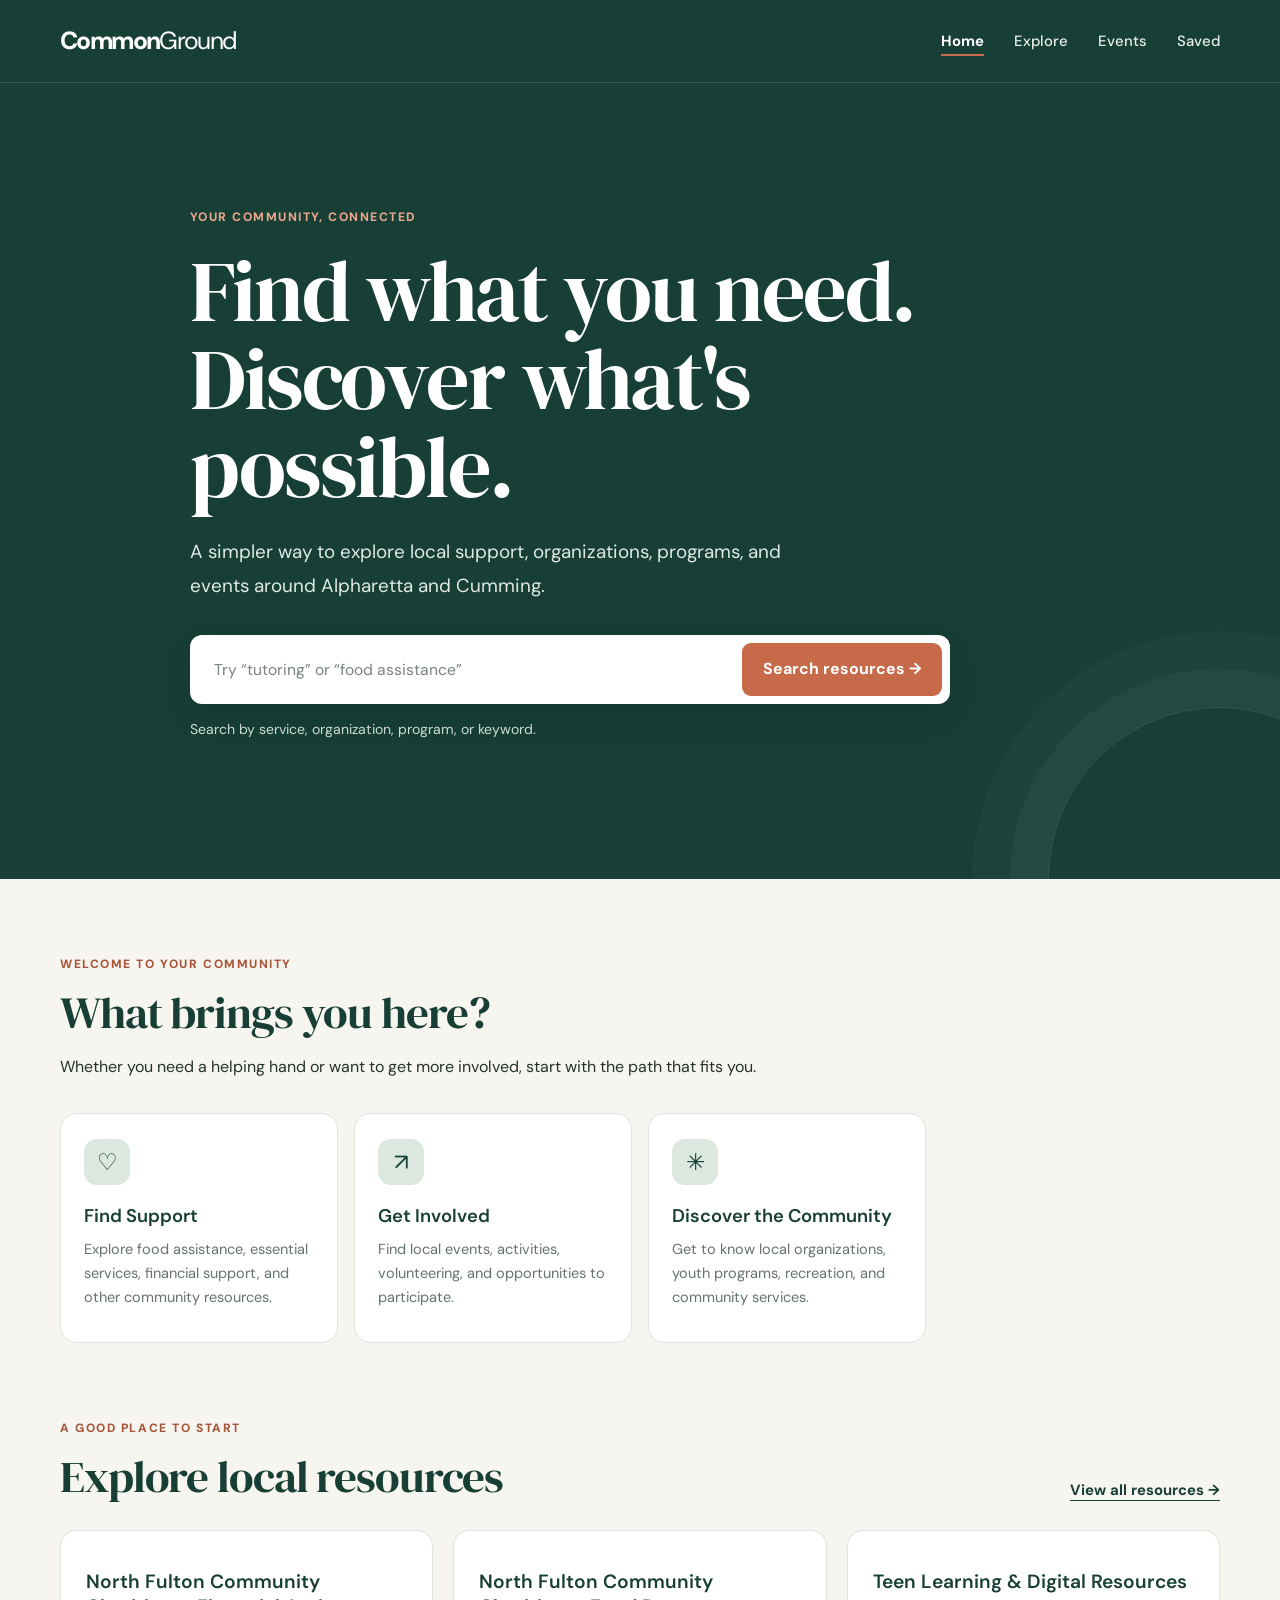
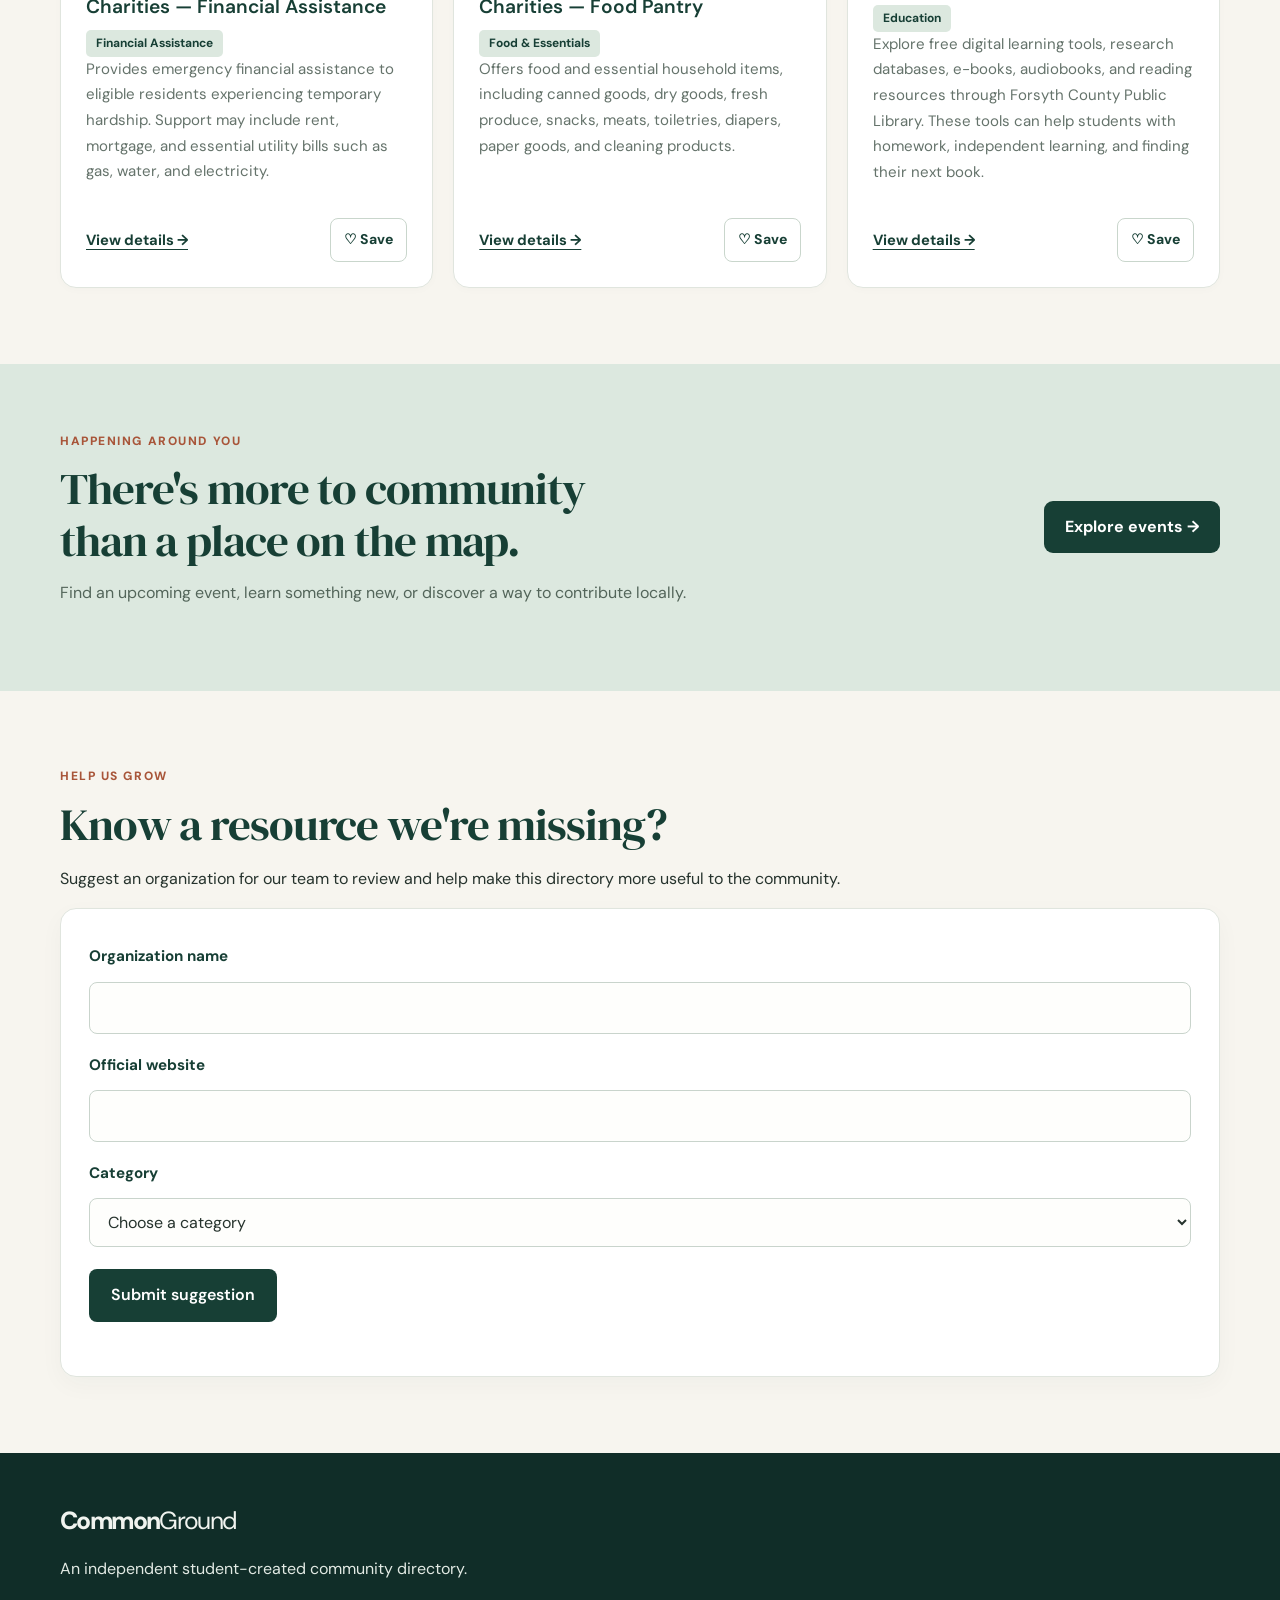
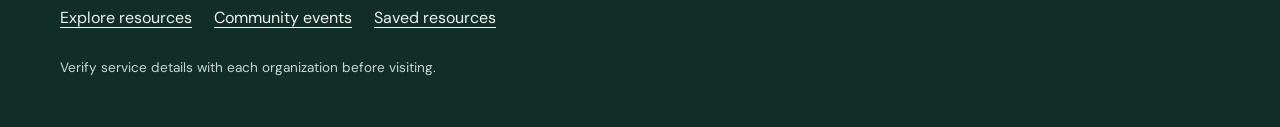
<file: index.html>
<!DOCTYPE html>
<html lang="en">
<head>
  <meta charset="UTF-8">
  <meta name="viewport" content="width=device-width, initial-scale=1.0">
  <meta name="description" content="Find community services, local organizations, programs, and events around Alpharetta and Cumming, Georgia.">
  <title>CommonGround | Your Community, Connected</title>
  <link rel="stylesheet" href="style.css">
  <script src="data.js" defer></script>
  <script src="app.js" defer></script>
</head>
<body>
  <a class="skip-link" href="#main">Skip to main content</a>

  <header class="site-header">
    <nav class="container nav" aria-label="Main navigation">
      <a class="brand" href="index.html">Common<span>Ground</span></a>
      <div class="nav-links">
        <a href="index.html" aria-current="page">Home</a>
        <a href="resources.html">Explore</a>
        <a href="events.html">Events</a>
        <a href="saved.html">Saved</a>
      </div>
    </nav>
  </header>

  <main id="main">
    <section class="hero">
      <div class="container hero-content">
        <p class="eyebrow">YOUR COMMUNITY, CONNECTED</p>
        <h1>Find what you need.<br>Discover what's possible.</h1>
        <p class="hero-description">
          A simpler way to explore local support, organizations,
          programs, and events around Alpharetta and Cumming.
        </p>

        <form id="home-search" class="search-form" role="search">
          <label class="sr-only" for="home-query">
            Search community resources
          </label>
          <input
            id="home-query"
            type="search"
            placeholder="Try “tutoring” or “food assistance”"
          >
          <button type="submit">Search resources →</button>
        </form>

        <p class="search-hint">
          Search by service, organization, program, or keyword.
        </p>
      </div>
    </section>

    <section class="section container">
      <p class="eyebrow">WELCOME TO YOUR COMMUNITY</p>
      <h2>What brings you here?</h2>
      <p>
        Whether you need a helping hand or want to get more involved,
        start with the path that fits you.
      </p>

      <div class="category-grid">
        <a class="category-card" href="resources.html?category=Food%20%26%20Essentials">
          <span class="category-icon" aria-hidden="true">♡</span>
          <h3>Find Support</h3>
          <p>
            Explore food assistance, essential services, financial
            support, and other community resources.
          </p>
        </a>

        <a class="category-card" href="events.html">
          <span class="category-icon" aria-hidden="true">↗</span>
          <h3>Get Involved</h3>
          <p>
            Find local events, activities, volunteering, and
            opportunities to participate.
          </p>
        </a>

        <a class="category-card" href="resources.html">
          <span class="category-icon" aria-hidden="true">✳</span>
          <h3>Discover the Community</h3>
          <p>
            Get to know local organizations, youth programs,
            recreation, and community services.
          </p>
        </a>
      </div>

      <div class="section-heading">
        <div>
          <p class="eyebrow">A GOOD PLACE TO START</p>
          <h2>Explore local resources</h2>
        </div>
        <a href="resources.html">View all resources →</a>
      </div>

      <div id="featured-resources" class="resource-grid"></div>
    </section>

    <section class="community-banner">
      <div class="container banner-content">
        <div>
          <p class="eyebrow">HAPPENING AROUND YOU</p>
          <h2>There's more to community than a place on the map.</h2>
          <p>
            Find an upcoming event, learn something new, or discover
            a way to contribute locally.
          </p>
        </div>
        <a class="button button-light" href="events.html">
          Explore events →
        </a>
      </div>
    </section>

    <section class="section container">
      <p class="eyebrow">HELP US GROW</p>
      <h2>Know a resource we're missing?</h2>
      <p>
        Suggest an organization for our team to review and help make
        this directory more useful to the community.
      </p>

      <form id="suggest-form" class="suggest-form">
        <label for="suggest-name">Organization name</label>
        <input
          id="suggest-name"
          name="name"
          required
          maxlength="120"
        >

        <label for="suggest-url">Official website</label>
        <input
          id="suggest-url"
          name="url"
          type="url"
          required
        >

        <label for="suggest-category">Category</label>
        <select id="suggest-category" name="category" required>
          <option value="">Choose a category</option>
          <option>Education</option>
          <option>Food & Essentials</option>
          <option>Recreation</option>
          <option>Volunteering</option>
        </select>

        <button class="button" type="submit">Submit suggestion</button>
        <p id="suggest-feedback" role="status"></p>
      </form>
    </section>
  </main>

  <footer class="site-footer">
    <div class="container footer-content">
      <a class="brand brand-footer" href="index.html">Common<span>Ground</span></a>
      <p>An independent student-created community directory.</p>
      <div>
        <a href="resources.html">Explore resources</a>
        <a href="events.html">Community events</a>
        <a href="saved.html">Saved resources</a>
      </div>
      <p class="footer-note">
        Verify service details with each organization before visiting.
      </p>
    </div>
  </footer>
</body>
</html>
</file>
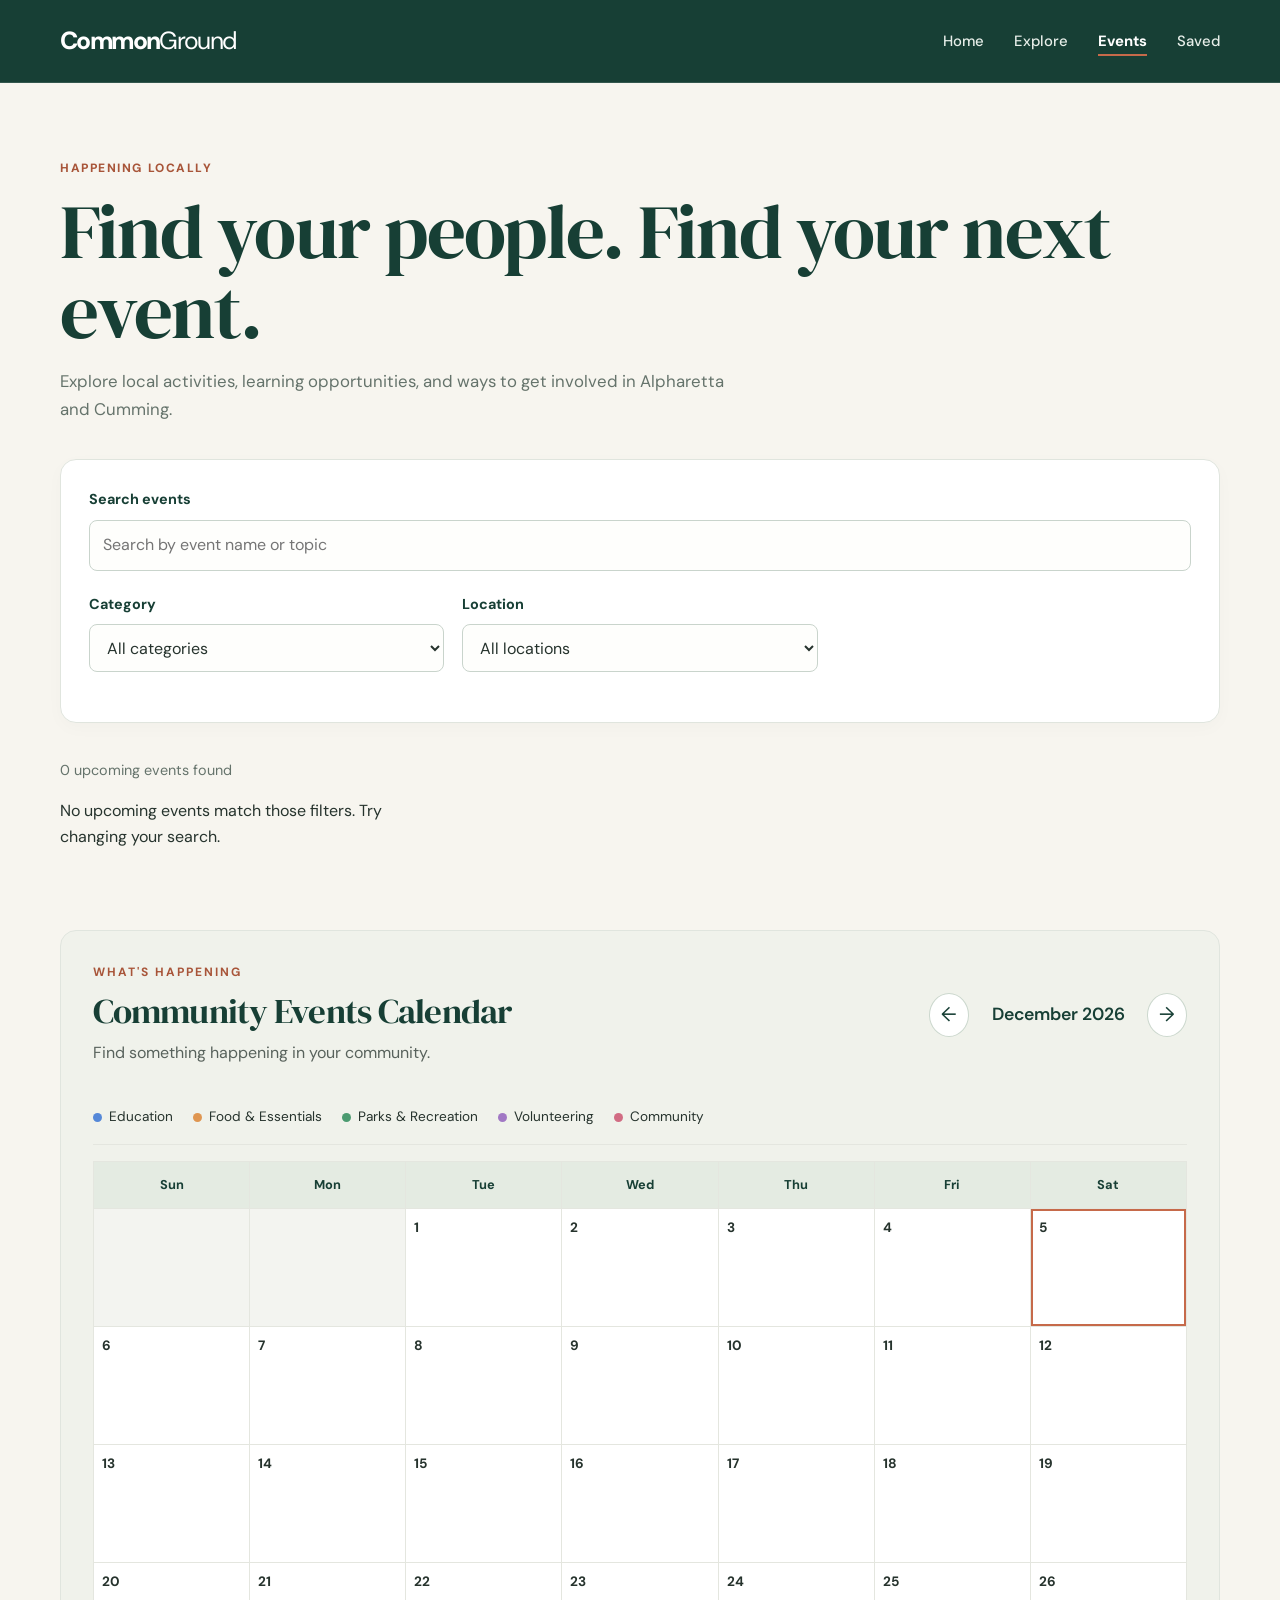
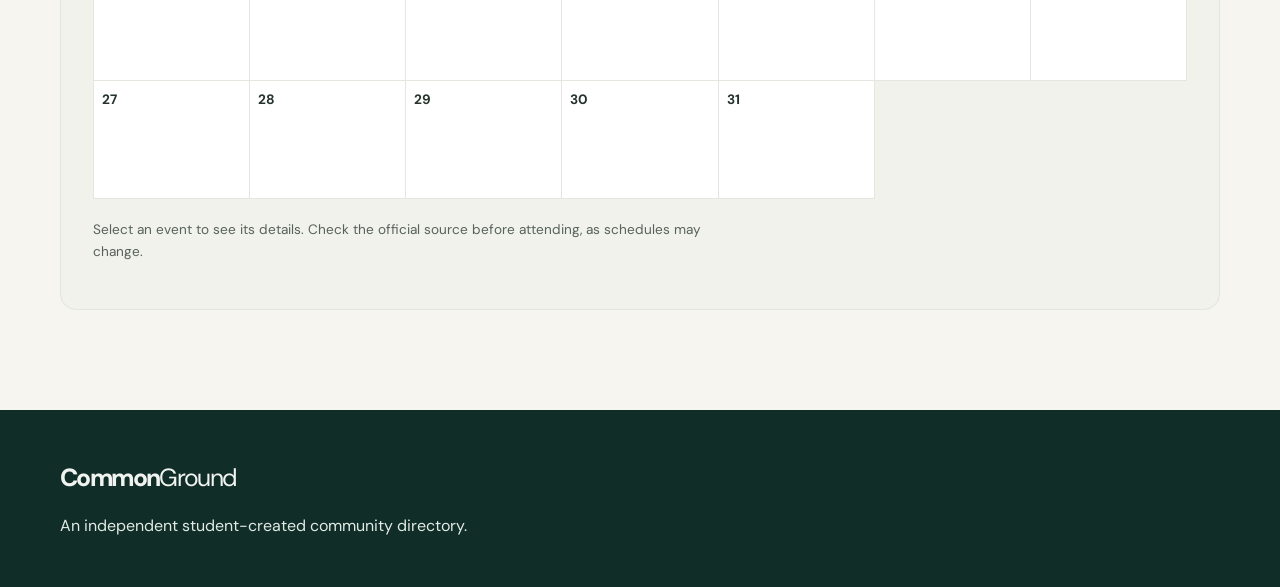
<file: events.html>
<!DOCTYPE html>
<html lang="en">
<head>
  <meta charset="UTF-8">
  <meta name="viewport" content="width=device-width, initial-scale=1.0">
  <title>Community Events | CommonGround</title>
  <link rel="stylesheet" href="style.css">
  <script src="data.js" defer></script>
  <script src="app.js" defer></script>
  <script src="events.js" defer></script>
</head>
<body>
  <a class="skip-link" href="#main">Skip to main content</a>

  <header class="site-header">
    <nav class="container nav" aria-label="Main navigation">
      <a class="brand" href="index.html">Common<span>Ground</span></a>
      <div class="nav-links">
        <a href="index.html">Home</a>
        <a href="resources.html">Explore</a>
        <a href="events.html" aria-current="page">Events</a>
        <a href="saved.html">Saved</a>
      </div>
    </nav>
  </header>

  <main id="main" class="container section">
    <p class="eyebrow">HAPPENING LOCALLY</p>
    <h1>Find your people. Find your next event.</h1>
    <p>Explore local activities, learning opportunities, and ways to get involved in Alpharetta and Cumming.</p>

    <section class="filter-panel" aria-label="Event filters">
      <label for="event-query">Search events</label>
      <input id="event-query" type="search"
        placeholder="Search by event name or topic">

      <div class="filter-grid">
        <div>
          <label for="event-category">Category</label>
          <select id="event-category">
            <option value="">All categories</option>
            <option value="Education">Education</option>
            <option value="Volunteering">Volunteering</option>
            <option value="Recreation">Recreation</option>
          </select>
        </div>

        <div>
          <label for="event-city">Location</label>
          <select id="event-city">
            <option value="">All locations</option>
            <option value="Cumming">Cumming</option>
            <option value="Alpharetta">Alpharetta</option>
          </select>
        </div>
      </div>
    </section>

    <p id="event-count" aria-live="polite"></p>
    <div id="event-results" class="resource-grid"></div>

    
    <section class="events-calendar" id="events-calendar">
      <div class="calendar-heading">
        <div>
          <p class="calendar-eyebrow">WHAT'S HAPPENING</p>
          <h2>Community Events Calendar</h2>
          <p class="calendar-subtitle">
            Find something happening in your community.
          </p>
        </div>
    
        <div class="calendar-navigation">
          <button type="button" id="calendar-prev" aria-label="Previous month">
            &#8592;
          </button>
          <h3 id="calendar-month" aria-live="polite"></h3>
          <button type="button" id="calendar-next" aria-label="Next month">
            &#8594;
          </button>
        </div>
      </div>
    
      <div class="calendar-legend" aria-label="Event categories">
        <span><i class="event-dot education"></i> Education</span>
        <span><i class="event-dot food"></i> Food &amp; Essentials</span>
        <span><i class="event-dot recreation"></i> Parks &amp; Recreation</span>
        <span><i class="event-dot volunteering"></i> Volunteering</span>
        <span><i class="event-dot community"></i> Community</span>
      </div>
    
      <div class="calendar-grid" id="calendar-grid">
        <!-- Calendar dates are generated by JavaScript -->
      </div>
    
      <p class="calendar-note">
        Select an event to see its details. Check the official source
        before attending, as schedules may change.
      </p>
    
      <div id="calendar-event-details"
           class="calendar-event-details"
           aria-live="polite"
           hidden>
      </div>
    </section>

  </main>

  <footer class="site-footer">
    <div class="container footer-content">
      <a class="brand brand-footer" href="index.html">Common<span>Ground</span></a>
      <p>An independent student-created community directory.</p>
    </div>
  </footer>
</body>
</html>
</file>
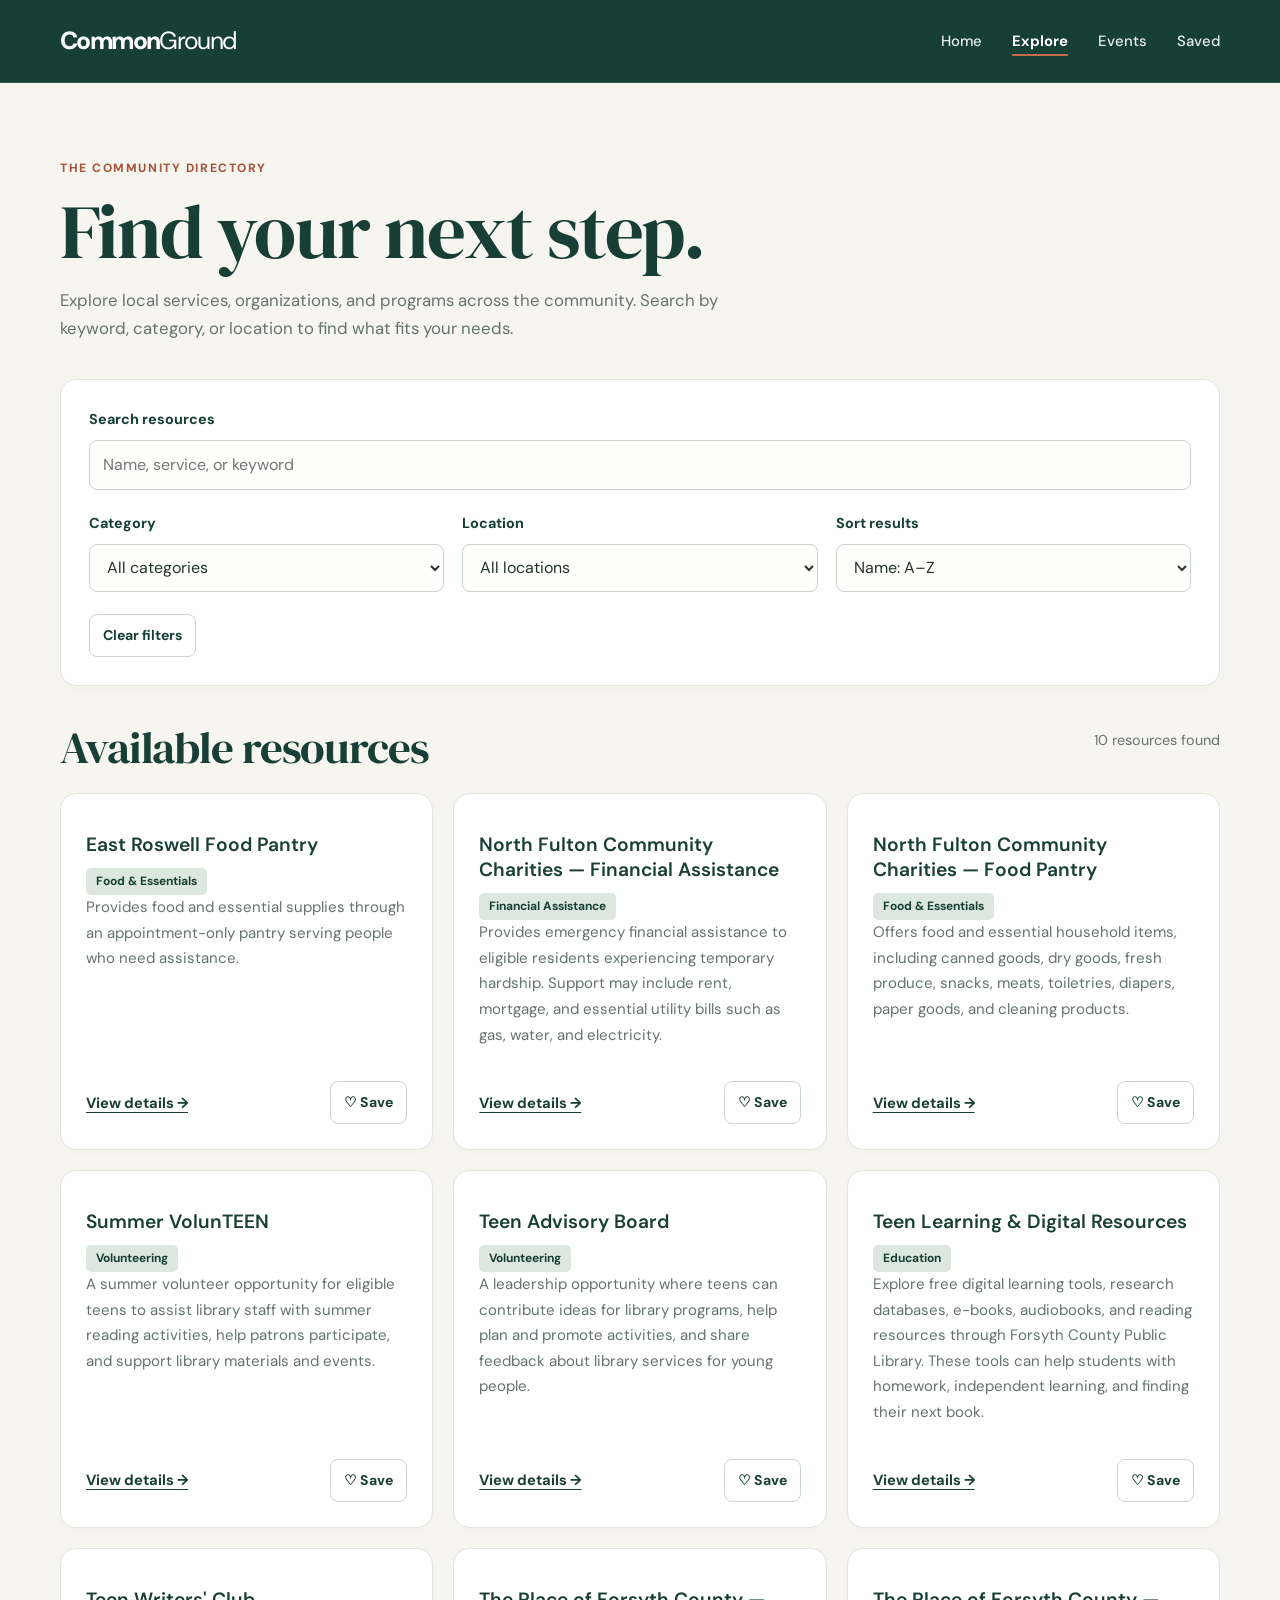
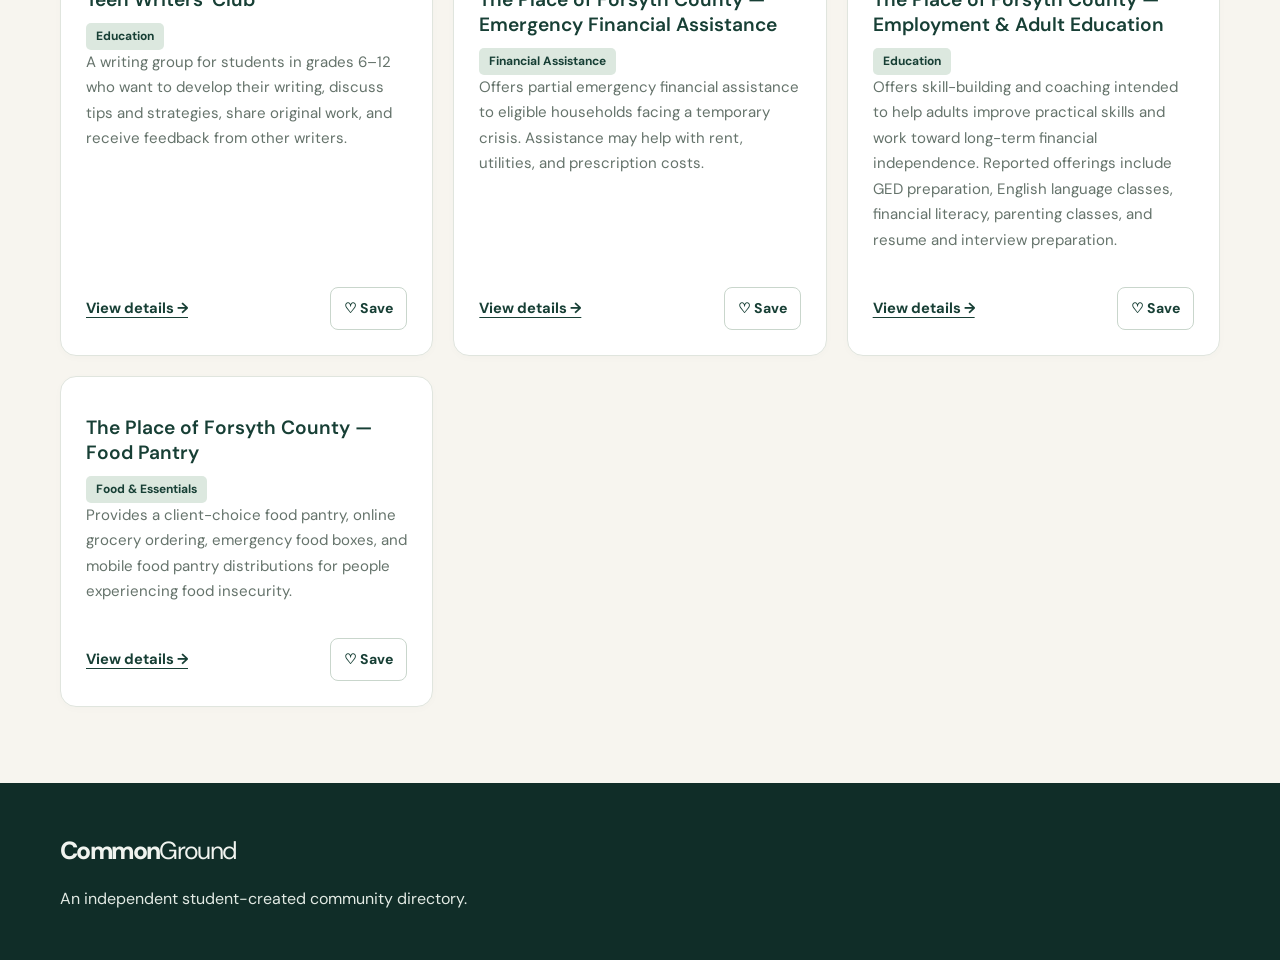
<file: resources.html>
<!DOCTYPE html>
<html lang="en">
<head>
  <meta charset="UTF-8">
  <meta name="viewport" content="width=device-width, initial-scale=1.0">
  <meta name="description" content="Search and filter community resources in the Cumming and Alpharetta area.">
  <title>Explore Resources | CommonGround</title>
  <link rel="stylesheet" href="style.css">
  <script src="data.js" defer></script>
  <script src="app.js" defer></script>
  <script src="resources.js" defer></script>
</head>
<body>
  <a class="skip-link" href="#main">Skip to main content</a>

  <header class="site-header">
    <nav class="container nav" aria-label="Main navigation">
      <a class="brand" href="index.html">Common<span>Ground</span></a>
      <div class="nav-links">
        <a href="index.html">Home</a>
        <a href="resources.html" aria-current="page">Explore</a>
        <a href="events.html">Events</a>
        <a href="saved.html">Saved</a>
      </div>
    </nav>
  </header>

  <main id="main" class="container section">
    <p class="eyebrow">THE COMMUNITY DIRECTORY</p>
    <h1>Find your next step.</h1>
    <p>Explore local services, organizations, and programs across the community. Search by keyword, category, or location to find what fits your needs.</p>
    
    
    <section id="resource-detail" hidden aria-live="polite"></section>
    
    <section class="filter-panel" aria-label="Search and filters">
      <label for="resource-query">Search resources</label>
      <input id="resource-query" type="search"
        placeholder="Name, service, or keyword">

      <div class="filter-grid">
        <div>
          <label for="category-filter">Category</label>
          <select id="category-filter">
            <option value="">All categories</option>
            <option value="Education">Education & Youth</option>
            <option value="Food & Essentials">Food & Essentials</option>
            <option value="Financial Assistance">Financial Assistance</option>
            <option value="Recreation">Parks & Recreation</option>
            <option value="Volunteering">Volunteering</option>
          </select>
        </div>

        <div>
          <label for="city-filter">Location</label>
          <select id="city-filter">
            <option value="">All locations</option>
            <option value="Cumming">Cumming</option>
            <option value="Alpharetta">Alpharetta</option>
            <option value="Roswell">Roswell</option>
          </select>
        </div>

        <div>
          <label for="sort-filter">Sort results</label>
          <select id="sort-filter">
            <option value="name">Name: A–Z</option>
            <option value="city">City</option>
            <option value="category">Category</option>
          </select>
        </div>
      </div>

      <button id="clear-filters" class="secondary-button" type="button">
        Clear filters
      </button>
    </section>

    <div class="results-heading">
      <h2>Available resources</h2>
      <p id="results-count" aria-live="polite"></p>
    </div>

    <div id="resource-results" class="resource-grid"></div>
  </main>

  <footer class="site-footer">
    <div class="container footer-content">
      <a class="brand brand-footer" href="index.html">Common<span>Ground</span></a>
      <p>An independent student-created community directory.</p>
    </div>
  </footer>
</body>
</html>
</file>
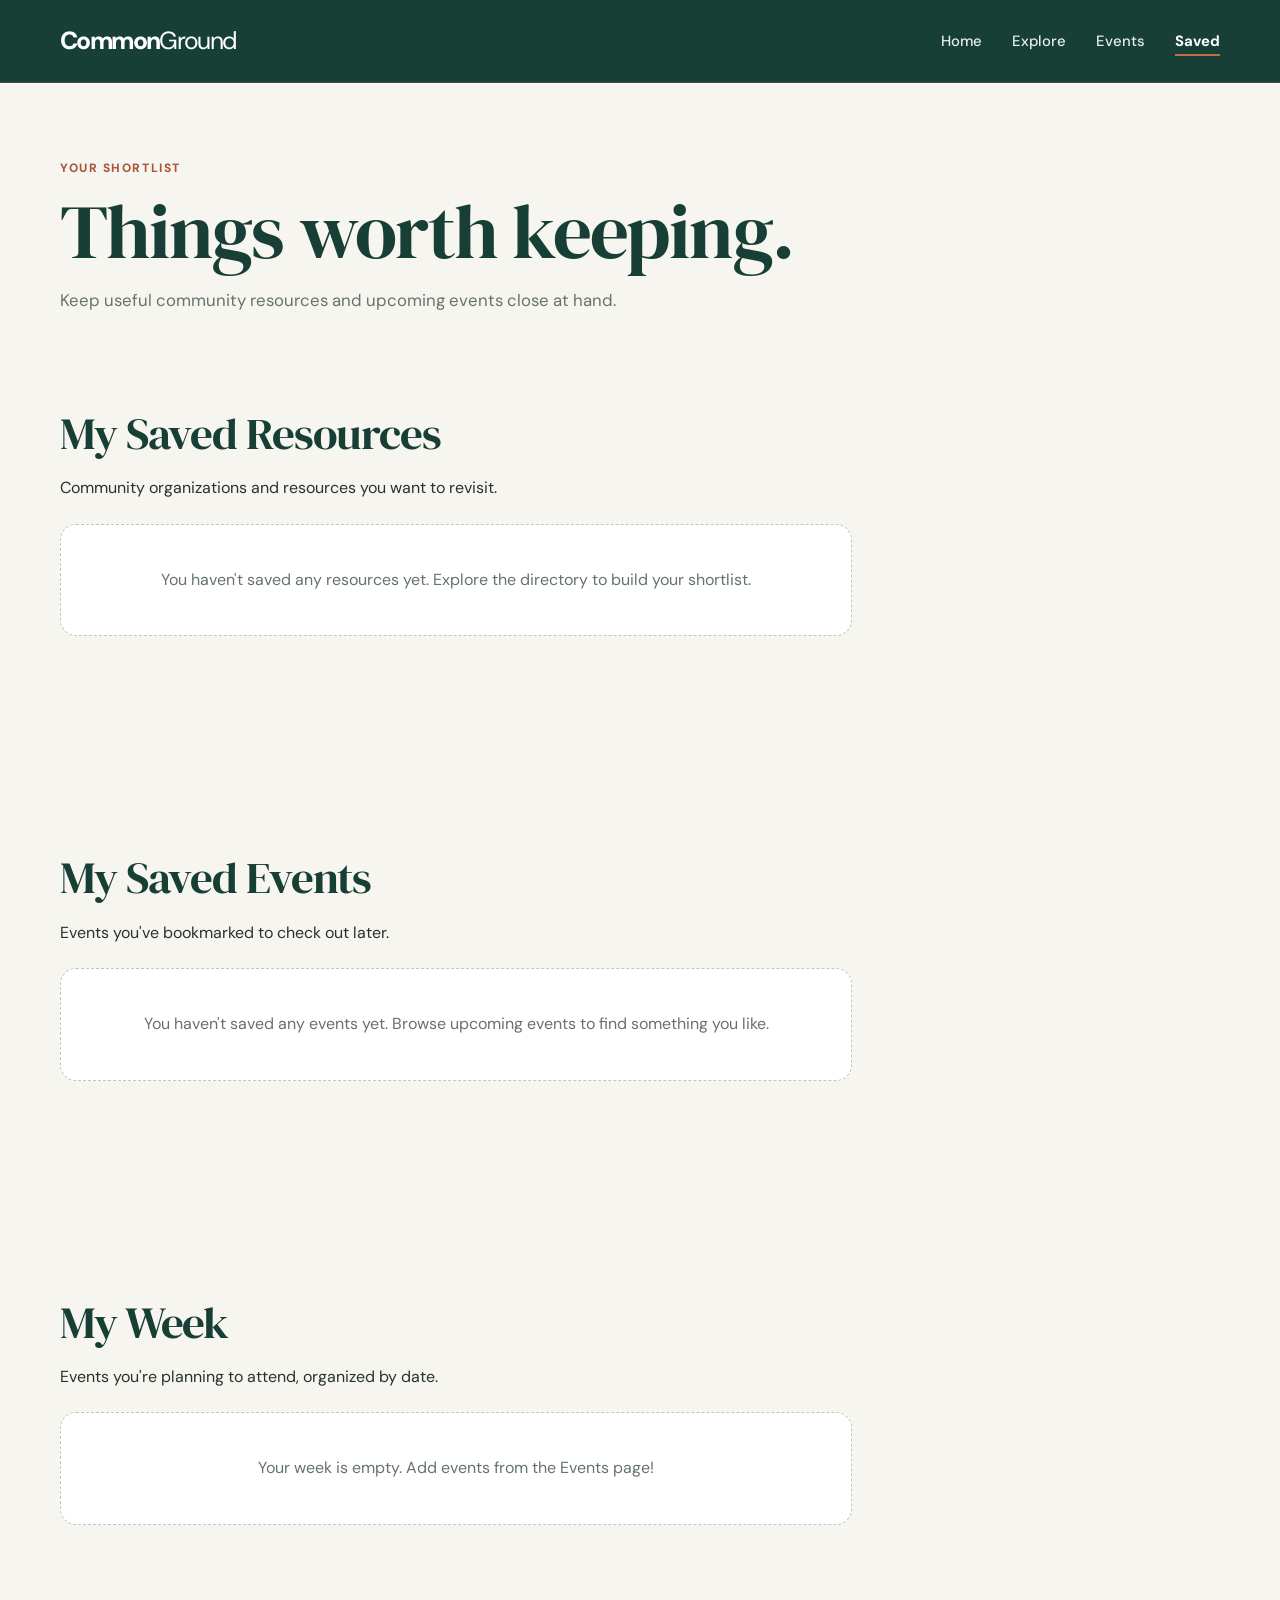
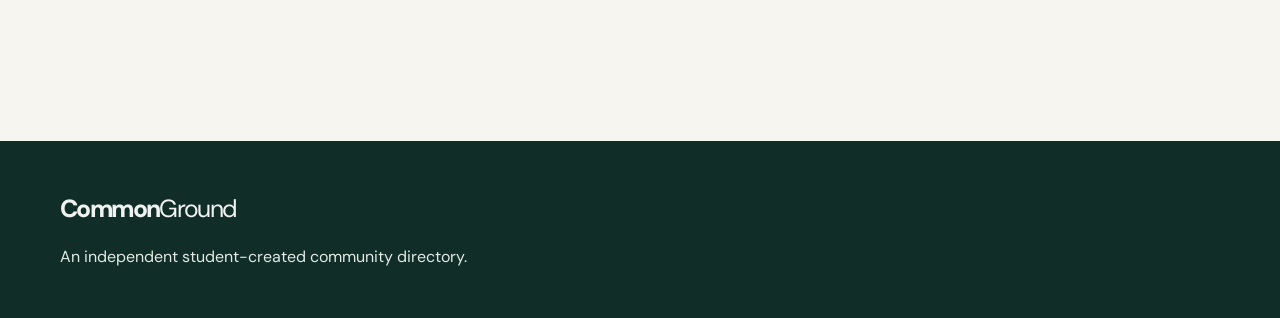
<file: saved.html>
<!DOCTYPE html>
<html lang="en">
<head>
  <meta charset="UTF-8">
  <meta name="viewport" content="width=device-width, initial-scale=1.0">
  <title>My Saved Items | CommonGround</title>
  <link rel="stylesheet" href="style.css">
  <script src="data.js" defer></script>
  <script src="app.js" defer></script>
  <script src="saved.js" defer></script>
</head>
<body>
  <a class="skip-link" href="#main">Skip to main content</a>

  <header class="site-header">
    <nav class="container nav" aria-label="Main navigation">
      <a class="brand" href="index.html">Common<span>Ground</span></a>
      <div class="nav-links">
        <a href="index.html">Home</a>
        <a href="resources.html">Explore</a>
        <a href="events.html">Events</a>
        <a href="saved.html" aria-current="page">Saved</a>
      </div>
    </nav>
  </header>

  <main id="main" class="container section">
    <p class="eyebrow">YOUR SHORTLIST</p>
    <h1>Things worth keeping.</h1>
    <p>Keep useful community resources and upcoming events close at hand.</p>

    <section class="section" aria-labelledby="saved-resources-heading">
      <h2 id="saved-resources-heading">My Saved Resources</h2>
      <p>Community organizations and resources you want to revisit.</p>
      <div id="saved-resources" class="resource-grid"></div>
    </section>

    <section class="section" aria-labelledby="saved-events-heading">
      <h2 id="saved-events-heading">My Saved Events</h2>
      <p>Events you've bookmarked to check out later.</p>
      <div id="saved-events" class="resource-grid"></div>
    </section>

    <section class="section" aria-labelledby="week-heading">
      <h2 id="week-heading">My Week</h2>
      <p>Events you're planning to attend, organized by date.</p>
      <div id="week-items" class="resource-grid"></div>
    </section>
  </main>

  <footer class="site-footer">
    <div class="container footer-content">
      <a class="brand brand-footer" href="index.html">Common<span>Ground</span></a>
      <p>An independent student-created community directory.</p>
    </div>
  </footer>
</body>
</html>
</file>
<file: style.css>
@import url('https://fonts.googleapis.com/css2?family=DM+Sans:wght@400;500;600;700;800&family=DM+Serif+Display&display=swap');

:root {
  --forest: #173D36;
  --forest-light: #285B4F;
  --cream: #F7F5EE;
  --white: #FFFFFF;
  --sage: #E1EDE6;
  --gold: #E8B968;
  --text: #24332D;
  --muted: #617069;
  --border: #DDE4DE;

  --radius-card: 18px;
  --radius-button: 10px;
  --page-width: 1160px;
  --space: 8px;
}

* {
  box-sizing: border-box;
}

html {
  scroll-behavior: smooth;
}

body {
  margin: 0;
  background: var(--cream);
  color: var(--text);
  font-family: Arial, Helvetica, sans-serif;
  line-height: 1.6;
}

img {
  max-width: 100%;
}

a {
  color: var(--forest);
}

button,
input,
select {
  font: inherit;
}

button,
a {
  -webkit-tap-highlight-color: transparent;
}

button:focus-visible,
a:focus-visible,
input:focus-visible,
select:focus-visible {
  outline: 3px solid #B7791F;
  outline-offset: 3px;
}

.container {
  width: min(100% - 40px, var(--page-width));
  margin-inline: auto;
}

.section {
  padding-block: 64px;
}

h1,
h2,
h3,
p {
  margin-top: 0;
}

h1 {
  font-size: clamp(2.4rem, 5vw, 4.5rem);
  line-height: 1.08;
  letter-spacing: -0.045em;
}

h2 {
  line-height: 1.2;
}

button,
input,
select {
  min-height: 44px;
}

@media (max-width: 600px) {
  .section {
    padding-block: 40px;
  }

  .container {
    width: min(100% - 28px, var(--page-width));
  }
}

/* Accessibility helpers */

.skip-link {
  position: absolute;
  left: -9999px;
  top: 10px;
  z-index: 100;
  background: white;
  padding: 12px;
}

.skip-link:focus {
  left: 10px;
}

.sr-only {
  position: absolute;
  width: 1px;
  height: 1px;
  padding: 0;
  margin: -1px;
  overflow: hidden;
  clip-path: inset(50%);
  white-space: nowrap;
}

/* Header */

.site-header {
  background: var(--cream);
  border-bottom: 1px solid var(--border);
}

.nav {
  min-height: 78px;
  display: flex;
  justify-content: space-between;
  align-items: center;
  gap: 24px;
}

.brand {
  color: var(--forest);
  font-size: 1.4rem;
  font-weight: 800;
  letter-spacing: -0.05em;
  text-decoration: none;
}

.brand span {
  font-weight: 400;
}

.nav-links {
  display: flex;
  align-items: center;
  flex-wrap: wrap;
  gap: 26px;
}

.nav-links a {
  text-decoration: none;
  font-size: 0.95rem;
}

.nav-links a[aria-current="page"] {
  font-weight: 700;
  text-decoration: underline;
  text-underline-offset: 6px;
}

/* Hero */

.hero {
  background: var(--forest);
  color: var(--white);
  padding-block: clamp(64px, 10vw, 112px);
}

.hero-content {
  max-width: 900px;
}

.eyebrow {
  font-size: 0.76rem;
  font-weight: 800;
  letter-spacing: 0.12em;
  color: var(--forest-light);
}

.hero .eyebrow {
  color: var(--gold);
}

.hero-description {
  max-width: 650px;
  font-size: 1.1rem;
  color: #E0EAE5;
}

.search-form {
  display: flex;
  gap: 10px;
  max-width: 740px;
  margin-top: 28px;
  padding: 8px;
  border-radius: 14px;
  background: white;
}

.search-form input {
  flex: 1;
  width: 100%;
  min-width: 0;
  border: 0;
  padding: 10px 14px;
  border-radius: 8px;
}

.search-form input:focus-visible {
  outline-offset: -3px;
}

.search-form button,
.button {
  display: inline-flex;
  align-items: center;
  justify-content: center;
  padding: 12px 18px;
  border: 0;
  border-radius: var(--radius-button);
  background: var(--forest-light);
  color: white;
  text-decoration: none;
  font-weight: 700;
  cursor: pointer;
}

.search-form button:hover,
.button:hover {
  filter: brightness(1.12);
}

.search-hint {
  color: #D5E2DC;
  font-size: 0.9rem;
}

/* Categories */

.category-grid {
  display: grid;
  grid-template-columns: repeat(4, minmax(0, 1fr));
  gap: 18px;
  margin-top: 28px;
}

.category-card {
  display: block;
  padding: 24px;
  background: white;
  border: 1px solid var(--border);
  border-radius: var(--radius-card);
  color: var(--text);
  text-decoration: none;
  transition: transform 160ms ease, box-shadow 160ms ease;
}

.category-card:hover,
.resource-card:hover {
  transform: translateY(-3px);
  box-shadow: 0 10px 26px #173D3612;
}

.category-icon {
  display: inline-grid;
  place-items: center;
  width: 44px;
  height: 44px;
  border-radius: 12px;
  background: var(--sage);
  color: var(--forest);
  font-size: 1.5rem;
}

.category-card h3 {
  margin-top: 16px;
  margin-bottom: 8px;
}

.category-card p {
  margin-bottom: 0;
  color: var(--muted);
  font-size: 0.93rem;
}

/* Featured resources */

.section-heading {
  display: flex;
  justify-content: space-between;
  align-items: end;
  gap: 20px;
  margin-top: 64px;
  margin-bottom: 24px;
}

.resource-grid {
  display: grid;
  grid-template-columns: repeat(3, minmax(0, 1fr));
  gap: 20px;
}

.resource-card {
  background: white;
  border: 1px solid var(--border);
  border-radius: var(--radius-card);
  padding: 24px;
  transition: transform 160ms ease, box-shadow 160ms ease;
}

.resource-card h3 {
  margin-bottom: 8px;
}

.resource-card p {
  color: var(--muted);
}

.resource-meta {
  font-size: 0.88rem;
  color: var(--muted);
}

.text-link {
  color: var(--forest);
  font-weight: 700;
}

/* Community banner and footer */

.community-banner {
  background: var(--sage);
  padding-block: 56px;
}

.banner-content {
  display: flex;
  justify-content: space-between;
  align-items: center;
  gap: 32px;
}

.banner-content h2 {
  max-width: 580px;
}

.button-light {
  background: var(--forest);
  white-space: nowrap;
}

.site-footer {
  background: #102D28;
  color: #E5EEE8;
  padding-block: 42px;
}

.brand-footer {
  color: white;
}

.footer-content > div {
  display: flex;
  flex-wrap: wrap;
  gap: 20px;
}

.site-footer a {
  color: white;
}

.footer-note {
  margin-top: 24px;
  font-size: 0.85rem;
  color: #CFDCD5;
}

@media (max-width: 850px) {
  .category-grid {
    grid-template-columns: repeat(2, minmax(0, 1fr));
  }

  .resource-grid {
    grid-template-columns: repeat(2, minmax(0, 1fr));
  }
}

@media (max-width: 560px) {
  .nav {
    align-items: flex-start;
    flex-direction: column;
    padding-block: 16px;
  }

  .nav-links {
    gap: 14px;
  }

  .search-form {
    flex-direction: column;
  }

  .category-grid,
  .resource-grid {
    grid-template-columns: 1fr;
  }

  .section-heading,
  .banner-content {
    align-items: flex-start;
    flex-direction: column;
  }
}

@media (prefers-reduced-motion: reduce) {
  *,
  *::before,
  *::after {
    scroll-behavior: auto !important;
    transition-duration: 0.01ms !important;
    animation-duration: 0.01ms !important;
  }
}

.filter-panel {
  background: white;
  border: 1px solid var(--border);
  border-radius: var(--radius-card);
  padding: 24px;
  margin-block: 32px;
}

.filter-panel label {
  display: block;
  font-weight: 700;
  margin-bottom: 8px;
}

.filter-panel input,
.filter-panel select {
  width: 100%;
  padding: 10px 12px;
  border: 1px solid #AAB8B0;
  border-radius: 8px;
  background: white;
  color: var(--text);
}

.filter-grid {
  display: grid;
  grid-template-columns: repeat(3, minmax(0, 1fr));
  gap: 16px;
  margin-block: 20px;
}

.secondary-button {
  background: white;
  border: 1px solid var(--forest);
  color: var(--forest);
  border-radius: 8px;
  padding: 10px 16px;
  cursor: pointer;
}

.results-heading {
  display: flex;
  justify-content: space-between;
  align-items: center;
  gap: 16px;
}

.empty-state {
  grid-column: 1 / -1;
  padding: 36px;
  text-align: center;
  background: white;
  border: 1px dashed var(--border);
  border-radius: var(--radius-card);
}

@media (max-width: 650px) {
  .filter-grid {
    grid-template-columns: 1fr;
  }
}

.card-actions {
  display: flex;
  justify-content: space-between;
  align-items: center;
  gap: 12px;
  flex-wrap: wrap;
  margin-top: 18px;
}

.save-button {
  border: 1px solid var(--border);
  background: white;
  color: var(--forest);
  border-radius: 8px;
  padding: 8px 12px;
  cursor: pointer;
}

.save-button[aria-pressed="true"] {
  background: var(--sage);
  border-color: var(--forest-light);
}


.detail-panel {
  background: white;
  padding: clamp(24px, 5vw, 48px);
  border: 1px solid var(--border);
  border-radius: var(--radius-card);
}

.detail-panel h1 {
  margin-top: 32px;
}

.detail-panel > a:last-child {
  display: inline-block;
  margin-top: 12px;
  font-weight: 700;
}


.category-badge {
  display: inline-block;
  padding: 5px 10px;
  border-radius: 999px;
  background: var(--sage);
  color: var(--forest);
  font-size: 0.78rem;
  font-weight: 700;
  line-height: 1.4;
}


.resource-card {
  display: flex;
  flex-direction: column;
  align-items: flex-start;
  min-width: 0;
}

.resource-card h3 {
  margin-top: 16px;
  overflow-wrap: anywhere;
}

.resource-card > p {
  overflow-wrap: anywhere;
}

.card-actions {
  width: 100%;
  margin-top: auto;
  padding-top: 20px;
}

/* ===== Suggest a Resource Form ===== */

.suggest-section {
  max-width: 760px;
  margin: 48px auto;
  padding: 0 20px;
}

.suggest-section h2 {
  color: var(--text-color, #24352b);
  font-size: 2rem;
  margin-bottom: 10px;
}

.suggest-section > p {
  color: var(--muted-color, #66736a);
  line-height: 1.7;
  margin-bottom: 24px;
}

.suggest-form {
  background: #ffffff;
  border: 1px solid #dce5dd;
  border-radius: 18px;
  padding: 28px;
  box-shadow: 0 8px 24px rgba(31, 61, 43, 0.07);
  display: grid;
  gap: 18px;
}

.suggest-form .form-group {
  display: grid;
  gap: 8px;
}

.suggest-form label {
  font-weight: 600;
  color: #2d4335;
  font-size: 0.95rem;
}

.suggest-form input,
.suggest-form select,
.suggest-form textarea {
  width: 100%;
  box-sizing: border-box;
  padding: 12px 14px;
  border: 1px solid #cbd7cd;
  border-radius: 10px;
  background: #fbfdfb;
  color: #26372c;
  font: inherit;
  transition: border-color 0.2s, box-shadow 0.2s;
}

.suggest-form textarea {
  min-height: 120px;
  resize: vertical;
}

.suggest-form input:focus,
.suggest-form select:focus,
.suggest-form textarea:focus {
  outline: none;
  border-color: #398052;
  box-shadow: 0 0 0 3px rgba(57, 128, 82, 0.16);
}

.suggest-form input::placeholder,
.suggest-form textarea::placeholder {
  color: #89958c;
}

.suggest-form button {
  justify-self: start;
  border: none;
  border-radius: 10px;
  padding: 13px 22px;
  background: #286b43;
  color: #ffffff;
  font: inherit;
  font-weight: 600;
  cursor: pointer;
  transition: background 0.2s, transform 0.2s;
}

.suggest-form button:hover {
  background: #1e5333;
  transform: translateY(-1px);
}

.suggest-form button:focus-visible {
  outline: 3px solid #80b991;
  outline-offset: 3px;
}

.suggest-form .form-note {
  color: #66736a;
  font-size: 0.85rem;
  line-height: 1.5;
  margin: 0;
}

/* Suggestion Survey */
@media (max-width: 600px) {
  .suggest-section {
    margin: 28px auto;
    padding: 0 16px;
  }

  .suggest-section h2 {
    font-size: 1.65rem;
  }

  .suggest-form {
    padding: 20px;
    border-radius: 14px;
  }

  .suggest-form button {
    width: 100%;
  }
}

/* COMMUNITY EVENTS CALENDAR */

.events-calendar {
  --cal-bg: var(--cream, #faf8f2);
  --cal-text: var(--text, #26352d);
  --cal-green: #315c46;
  --cal-border: #e4e6df;

  color: var(--cal-text);
  background: var(--cal-bg);
  padding: 32px;
  margin: 32px auto;
  max-width: 1200px;
  border-radius: 20px;
  box-sizing: border-box;
}

.events-calendar * {
  box-sizing: border-box;
}

.calendar-heading {
  display: flex;
  justify-content: space-between;
  align-items: center;
  gap: 24px;
  margin-bottom: 24px;
}

.calendar-eyebrow {
  color: var(--cal-green);
  font-size: 0.75rem;
  font-weight: 700;
  letter-spacing: 2px;
  margin: 0 0 8px;
}

.calendar-heading h2 {
  font-size: clamp(1.5rem, 3vw, 2.2rem);
  margin: 0 0 8px;
}

.calendar-subtitle {
  margin: 0;
  opacity: 0.75;
}

.calendar-navigation {
  display: flex;
  align-items: center;
  gap: 14px;
}

.calendar-navigation h3 {
  min-width: 150px;
  text-align: center;
  margin: 0;
  font-size: 1.1rem;
}

.calendar-navigation button {
  width: 40px;
  height: 40px;
  border: 1px solid var(--cal-border);
  border-radius: 50%;
  background: white;
  color: var(--cal-text);
  cursor: pointer;
  font-size: 1.25rem;
}

.calendar-navigation button:hover {
  background: var(--cal-green);
  color: white;
}

.calendar-navigation button:focus-visible,
.calendar-event:focus-visible {
  outline: 3px solid #639b79;
  outline-offset: 3px;
}

.calendar-legend {
  display: flex;
  flex-wrap: wrap;
  gap: 12px 20px;
  padding: 16px 0;
  margin-bottom: 16px;
  border-bottom: 1px solid var(--cal-border);
}

.calendar-legend span {
  display: inline-flex;
  align-items: center;
  gap: 7px;
  font-size: 0.85rem;
}

.event-dot {
  display: inline-block;
  width: 9px;
  height: 9px;
  flex-shrink: 0;
  border-radius: 50%;
}

.education { background: #5588d8; }
.food { background: #df9651; }
.recreation { background: #4b9b70; }
.volunteering { background: #a178c4; }
.community { background: #d16c83; }

.calendar-grid {
  display: grid;
  grid-template-columns: repeat(7, minmax(0, 1fr));
  border-top: 1px solid var(--cal-border);
  border-left: 1px solid var(--cal-border);
}

.calendar-weekday {
  padding: 12px 4px;
  text-align: center;
  font-weight: 700;
  font-size: 0.8rem;
  background: #edf1e9;
  border-right: 1px solid var(--cal-border);
  border-bottom: 1px solid var(--cal-border);
}

.calendar-day {
  min-width: 0;
  min-height: 125px;
  padding: 8px;
  background: white;
  border-right: 1px solid var(--cal-border);
  border-bottom: 1px solid var(--cal-border);
}

.calendar-day.outside-month {
  background: #f3f4f0;
  color: #888;
}

.calendar-day.is-today {
  box-shadow: inset 0 0 0 2px var(--cal-green);
}

.calendar-day-number {
  font-size: 0.85rem;
  font-weight: 700;
  margin-bottom: 8px;
}

.calendar-event {
  display: flex;
  align-items: flex-start;
  gap: 6px;
  width: 100%;
  padding: 5px 4px;
  margin: 3px 0;
  border: 0;
  border-radius: 5px;
  background: #f4f6f2;
  color: var(--cal-text);
  text-align: left;
  font-size: 0.75rem;
  cursor: pointer;
  overflow-wrap: anywhere;
}

.calendar-event:hover {
  background: #e5ede4;
}

.calendar-event .event-dot {
  margin-top: 4px;
}

.calendar-event-time {
  display: block;
  font-weight: 700;
  margin-bottom: 2px;
}

.calendar-note {
  font-size: 0.85rem;
  opacity: 0.75;
  margin-top: 20px;
}

.calendar-event-details {
  padding: 20px;
  margin-top: 20px;
  border: 1px solid var(--cal-border);
  border-radius: 12px;
  background: white;
}

.calendar-event-details h3 {
  margin-top: 0;
}

.calendar-event-details p {
  margin: 8px 0;
}

.calendar-detail-category {
  display: inline-flex;
  align-items: center;
  gap: 7px;
  font-size: 0.85rem;
}

@media (max-width: 700px) {
  .events-calendar {
    padding: 16px;
    margin: 16px auto;
    border-radius: 12px;
  }

  .calendar-heading {
    align-items: flex-start;
    flex-direction: column;
  }

  .calendar-navigation {
    align-self: stretch;
    justify-content: space-between;
    gap: 8px;
  }

  .calendar-grid {
    grid-template-columns: repeat(7, minmax(0, 1fr));
  }

  .calendar-weekday {
    font-size: 0.7rem;
    padding: 8px 1px;
  }

  .calendar-day {
    min-height: 78px;
    padding: 4px 2px;
  }

  .calendar-day-number {
    font-size: 0.75rem;
    margin-bottom: 4px;
  }

  .calendar-event {
    justify-content: center;
    padding: 5px 2px;
    background: transparent;
  }

  .calendar-event .event-dot {
    width: 8px;
    height: 8px;
    margin: 0;
  }

  .calendar-event-label {
    display: none;
  }

  .calendar-event-time {
    display: none;
  }

  .calendar-legend {
    gap: 10px;
  }

  .calendar-legend span {
    font-size: 0.75rem;
  }
}
/* ==========================================
   COMMONGROUND REDESIGN
   Add this at the bottom of style.css
   ========================================== */


:root {
  --forest: #173F35;
  --forest-light: #285B4F;
  --cream: #F7F5EF;
  --white: #FFFFFF;
  --sage: #DCE8DF;
  --gold: #C66A4A;
  --text: #26332D;
  --muted: #65736B;
  --border: #E0E5DE;

  --radius-card: 16px;
  --radius-button: 9px;
  --page-width: 1160px;
  --space: 8px;
}

html {
  scroll-behavior: smooth;
  scroll-padding-top: 24px;
}

body {
  background: var(--cream);
  color: var(--text);
  font-family: "DM Sans", Arial, sans-serif;
  font-size: 16px;
  line-height: 1.65;
}

h1,
h2,
h3 {
  color: var(--forest);
  font-weight: 600;
}

h1,
h2 {
  font-family: "DM Serif Display", Georgia, serif;
  letter-spacing: -0.025em;
}

h1 {
  font-size: clamp(2.8rem, 6vw, 5rem);
  line-height: 1.05;
  font-weight: 400;
}

h2 {
  font-size: clamp(2rem, 3.5vw, 3rem);
  line-height: 1.15;
  font-weight: 400;
}

h3 {
  line-height: 1.3;
}

p {
  max-width: 72ch;
}

a {
  color: var(--forest);
}

button,
input,
select,
textarea {
  font-family: "DM Sans", Arial, sans-serif;
}

button:focus-visible,
a:focus-visible,
input:focus-visible,
select:focus-visible,
textarea:focus-visible {
  outline: 3px solid var(--gold);
  outline-offset: 3px;
}

.container {
  width: min(100% - 48px, var(--page-width));
}

.section {
  padding-block: 76px;
}

/* Header and navigation */

.site-header {
  position: relative;
  z-index: 5;
  background: var(--forest);
  border-bottom: 1px solid #ffffff20;
}

.nav {
  min-height: 82px;
  gap: 28px;
}

.brand {
  color: var(--white);
  font-size: 1.55rem;
  font-weight: 800;
  letter-spacing: -0.065em;
}

.brand span {
  font-weight: 400;
}

.nav-links {
  gap: 30px;
}

.nav-links a {
  color: #E7EEE9;
  font-size: 0.93rem;
  font-weight: 500;
  transition: color 160ms ease;
}

.nav-links a:hover {
  color: #F0B49B;
}

.nav-links a[aria-current="page"] {
  color: white;
  text-decoration: underline;
  text-decoration-color: var(--gold);
  text-decoration-thickness: 2px;
  text-underline-offset: 8px;
}

/* Hero */

.hero {
  position: relative;
  overflow: hidden;
  background: var(--forest);
  color: white;
  padding-block: clamp(72px, 10vw, 124px);
}

.hero::after {
  content: "";
  position: absolute;
  width: 340px;
  height: 340px;
  right: -110px;
  bottom: -170px;
  border: 1px solid #ffffff20;
  border-radius: 50%;
  box-shadow:
    0 0 0 38px #ffffff08,
    0 0 0 76px #ffffff06;
  pointer-events: none;
}

.hero-content {
  position: relative;
  z-index: 1;
  max-width: 900px;
}

.hero .eyebrow {
  color: #E9A68C;
  margin-bottom: 20px;
}

.hero h1 {
  max-width: 850px;
  color: white;
  margin-bottom: 24px;
  font-size: clamp(3rem, 7vw, 5.4rem);
  line-height: 1.02;
}

.hero-description {
  max-width: 650px;
  margin-bottom: 0;
  color: #E0EAE5;
  font-size: clamp(1rem, 1.8vw, 1.18rem);
  line-height: 1.8;
}

.search-form {
  position: relative;
  z-index: 2;
  max-width: 760px;
  margin-top: 32px;
  padding: 7px;
  gap: 8px;
  background: white;
  border: 1px solid #ffffff50;
  border-radius: 12px;
  box-shadow: 0 12px 36px #0b211b30;
}

.search-form input {
  min-height: 52px;
  padding-inline: 16px;
  background: transparent;
  color: var(--text);
  font-size: 0.98rem;
}

.search-form input::placeholder {
  color: #78847D;
}

.search-form button,
.button {
  min-height: 48px;
  padding: 12px 20px;
  border: 1px solid transparent;
  border-radius: var(--radius-button);
  background: var(--gold);
  color: white;
  font-weight: 700;
  text-decoration: none;
  transition: background 160ms ease, transform 160ms ease;
}

.search-form button:hover,
.button:hover {
  background: #AD573B;
  filter: none;
  transform: translateY(-1px);
}

.search-hint {
  margin-top: 14px;
  color: #D5E2DC;
  font-size: 0.88rem;
}

/* Section headings and category cards */

.section > .eyebrow,
.section-heading .eyebrow,
.community-banner .eyebrow {
  color: #A85539;
  font-size: 0.75rem;
  font-weight: 800;
  letter-spacing: 0.13em;
}

.section > h2 {
  margin-bottom: 16px;
}

.category-grid {
  grid-template-columns: repeat(4, minmax(0, 1fr));
  gap: 16px;
  margin-top: 32px;
}

.category-card {
  position: relative;
  min-height: 230px;
  padding: 25px 23px;
  border: 1px solid var(--border);
  border-radius: var(--radius-card);
  background: white;
  color: var(--text);
  transition: transform 180ms ease, box-shadow 180ms ease,
    border-color 180ms ease;
}

.category-card:hover {
  transform: translateY(-4px);
  border-color: #B7C9BC;
  box-shadow: 0 14px 32px #173F3510;
}

.category-icon {
  width: 46px;
  height: 46px;
  border-radius: 13px;
  background: var(--sage);
  color: var(--forest);
  font-size: 1.45rem;
}

.category-card h3 {
  margin-top: 20px;
  margin-bottom: 9px;
  font-size: 1.15rem;
}

.category-card p {
  color: var(--muted);
  font-size: 0.91rem;
  line-height: 1.65;
}

/* Featured sections and cards */

.section-heading {
  margin-top: 76px;
  margin-bottom: 28px;
  align-items: end;
}

.section-heading h2 {
  margin-bottom: 0;
}

.section-heading > a {
  font-size: 0.93rem;
  font-weight: 700;
  text-decoration-thickness: 1px;
  text-underline-offset: 5px;
}

.resource-grid {
  gap: 20px;
  align-items: stretch;
}

.resource-card {
  min-width: 0;
  padding: 25px;
  border: 1px solid var(--border);
  border-radius: var(--radius-card);
  background: white;
  box-shadow: 0 2px 8px #173F3505;
  transition: transform 180ms ease, box-shadow 180ms ease,
    border-color 180ms ease;
}

.resource-card:hover {
  transform: translateY(-3px);
  border-color: #C9D7CC;
  box-shadow: 0 12px 28px #173F3510;
}

.resource-card h3 {
  margin-top: 14px;
  margin-bottom: 10px;
  font-size: 1.2rem;
}

.resource-card p {
  color: var(--muted);
  font-size: 0.94rem;
  line-height: 1.7;
}

.resource-meta {
  font-size: 0.87rem;
}

.category-badge {
  padding: 5px 10px;
  border-radius: 5px;
  background: var(--sage);
  color: var(--forest);
  font-size: 0.75rem;
  font-weight: 700;
}

.text-link {
  font-size: 0.92rem;
  font-weight: 700;
  text-underline-offset: 4px;
}

.card-actions {
  gap: 9px;
  padding-top: 18px;
}

.save-button,
.secondary-button {
  min-height: 42px;
  padding: 9px 13px;
  border: 1px solid #C9D6CC;
  border-radius: 8px;
  background: white;
  color: var(--forest);
  font-size: 0.88rem;
  font-weight: 700;
  cursor: pointer;
  transition: background 150ms ease, border-color 150ms ease;
}

.save-button:hover,
.secondary-button:hover {
  background: var(--sage);
  border-color: var(--forest-light);
}

.save-button[aria-pressed="true"] {
  background: var(--sage);
  border-color: var(--forest-light);
}

/* Interior page introductions */

main.container.section > h1 {
  margin-bottom: 16px;
}

main.container.section > h1 + p {
  max-width: 680px;
  color: var(--muted);
  font-size: 1.05rem;
}

.filter-panel {
  margin-block: 36px;
  padding: 28px;
  border: 1px solid var(--border);
  border-radius: var(--radius-card);
  background: white;
  box-shadow: 0 5px 18px #173F3506;
}

.filter-panel label {
  margin-bottom: 8px;
  color: var(--forest);
  font-size: 0.9rem;
  font-weight: 700;
}

.filter-panel input,
.filter-panel select {
  min-height: 48px;
  padding: 11px 13px;
  border: 1px solid #C9D4CC;
  border-radius: 8px;
  background: #FEFEFC;
  color: var(--text);
}

.filter-panel input:focus,
.filter-panel select:focus {
  border-color: var(--forest-light);
}

.filter-grid {
  gap: 18px;
  margin-block: 22px;
}

.results-heading {
  margin-block: 32px 20px;
}

.results-heading h2 {
  margin-bottom: 0;
}

.results-heading p,
#event-count {
  color: var(--muted);
  font-size: 0.9rem;
}

.empty-state {
  padding: 42px 24px;
  border: 1px dashed #B9C9BD;
  border-radius: var(--radius-card);
  background: white;
  color: var(--muted);
}

/* Resource details */

.detail-panel {
  margin-block: 28px;
  padding: clamp(24px, 5vw, 48px);
  border: 1px solid var(--border);
  border-radius: var(--radius-card);
  background: white;
}

.detail-panel h1 {
  margin-top: 24px;
}

/* Homepage community banner */

.community-banner {
  padding-block: 68px;
  background: var(--sage);
}

.banner-content {
  gap: 40px;
}

.banner-content h2 {
  max-width: 620px;
  margin-bottom: 14px;
}

.banner-content p:not(.eyebrow) {
  color: #53655A;
}

.button-light {
  flex-shrink: 0;
  background: var(--forest);
  color: white;
}

.button-light:hover {
  background: var(--forest-light);
}

/* Suggest-a-resource form */

.suggest-section {
  max-width: 760px;
}

.suggest-section h2 {
  color: var(--forest);
  font-family: "DM Serif Display", Georgia, serif;
  font-size: clamp(2rem, 3.5vw, 3rem);
  font-weight: 400;
}

.suggest-section > p {
  color: var(--muted);
}

.suggest-form {
  gap: 12px;
  padding: 28px;
  border: 1px solid var(--border);
  border-radius: var(--radius-card);
  background: white;
  box-shadow: 0 8px 24px #173F3509;
}

.suggest-form label {
  margin-top: 7px;
  color: var(--forest);
  font-weight: 700;
}

.suggest-form input,
.suggest-form select,
.suggest-form textarea {
  min-height: 46px;
  padding: 12px 14px;
  border: 1px solid #C9D4CC;
  border-radius: 8px;
  background: #FEFEFC;
  color: var(--text);
}

.suggest-form button {
  min-height: 46px;
  margin-top: 10px;
  border-radius: 8px;
  background: var(--forest);
}

.suggest-form button:hover {
  background: var(--forest-light);
}

#suggest-feedback {
  color: var(--forest);
  font-size: 0.9rem;
}

/* Saved page sections */

#saved-resources,
#saved-events,
#week-items {
  margin-top: 22px;
  margin-bottom: 48px;
}

#saved-resources h2,
#saved-events h2,
#week-items h2 {
  margin-bottom: 18px;
}

#saved-resources .resource-grid,
#saved-events .resource-grid,
#week-items .resource-grid {
  margin-top: 18px;
}

/* Events calendar */

.events-calendar {
  max-width: 1200px;
  margin: 64px auto 24px;
  padding: 32px;
  border: 1px solid var(--border);
  border-radius: var(--radius-card);
  background: #F0F2EB;
}

.calendar-heading h2 {
  color: var(--forest);
  font-family: "DM Serif Display", Georgia, serif;
  font-weight: 400;
}

.calendar-eyebrow {
  color: #A85539;
}

.calendar-navigation button {
  border-color: #CCD8CE;
  color: var(--forest);
}

.calendar-navigation button:hover {
  background: var(--forest);
  color: white;
}

.calendar-weekday {
  background: #E4EBE2;
  color: var(--forest);
}

.calendar-day {
  min-height: 118px;
}

.calendar-day.is-today {
  box-shadow: inset 0 0 0 2px var(--gold);
}

.calendar-event {
  transition: background 150ms ease;
}

.calendar-event:hover {
  background: #E2EBE2;
}

.calendar-event-details {
  border-color: var(--border);
  border-radius: 12px;
}

/* Footer */

.site-footer {
  margin-top: 0;
  padding-block: 48px;
  background: #102D28;
  color: #E2EAE4;
}

.footer-content {
  display: grid;
  gap: 14px;
}

.brand-footer {
  width: fit-content;
  color: white;
}

.footer-content p {
  margin-bottom: 0;
}

.footer-content > div {
  gap: 22px;
  margin-top: 8px;
}

.site-footer a {
  color: #F0F3EF;
  text-underline-offset: 4px;
}

.site-footer a:hover {
  color: #F0B49B;
}

.footer-note {
  margin-top: 12px;
  color: #C8D7CE;
  font-size: 0.85rem;
}

/* Responsive adjustments */

@media (max-width: 850px) {
  .category-grid {
    grid-template-columns: repeat(2, minmax(0, 1fr));
  }

  .resource-grid {
    grid-template-columns: repeat(2, minmax(0, 1fr));
  }

  .section {
    padding-block: 58px;
  }

  .events-calendar {
    padding: 22px;
  }
}

@media (max-width: 600px) {
  .container {
    width: min(100% - 32px, var(--page-width));
  }

  .nav {
    min-height: auto;
    align-items: flex-start;
    flex-direction: column;
    gap: 12px;
    padding-block: 18px;
  }

  .nav-links {
    width: 100%;
    gap: 10px 20px;
  }

  .nav-links a {
    font-size: 0.9rem;
  }

  .hero {
    padding-block: 68px;
  }

  .hero h1 {
    font-size: clamp(2.8rem, 12vw, 4rem);
  }

  .search-form {
    flex-direction: column;
    padding: 8px;
  }

  .search-form button {
    width: 100%;
  }

  .category-grid,
  .resource-grid,
  .filter-grid {
    grid-template-columns: 1fr;
  }

  .category-card {
    min-height: auto;
    padding: 22px;
  }

  .section-heading,
  .banner-content {
    align-items: flex-start;
    flex-direction: column;
  }

  .section-heading {
    margin-top: 56px;
  }

  .filter-panel {
    padding: 20px;
  }

  .suggest-form {
    padding: 20px;
  }

  .events-calendar {
    padding: 14px;
    margin-top: 44px;
  }

  .calendar-heading {
    align-items: flex-start;
    flex-direction: column;
  }

  .calendar-navigation {
    width: 100%;
    gap: 8px;
  }

  .calendar-navigation h3 {
    min-width: 0;
  }

  .calendar-day {
    min-height: 72px;
    padding: 4px 2px;
  }

  .calendar-event {
    justify-content: center;
    padding: 4px 2px;
  }

  .calendar-event-label,
  .calendar-event-time {
    display: none;
  }

  .footer-content > div {
    gap: 14px 20px;
  }
}

@media (prefers-reduced-motion: reduce) {
  html {
    scroll-behavior: auto;
  }

  *,
  *::before,
  *::after {
    transition-duration: 0.01ms !important;
    animation-duration: 0.01ms !important;
  }
}
</file>
